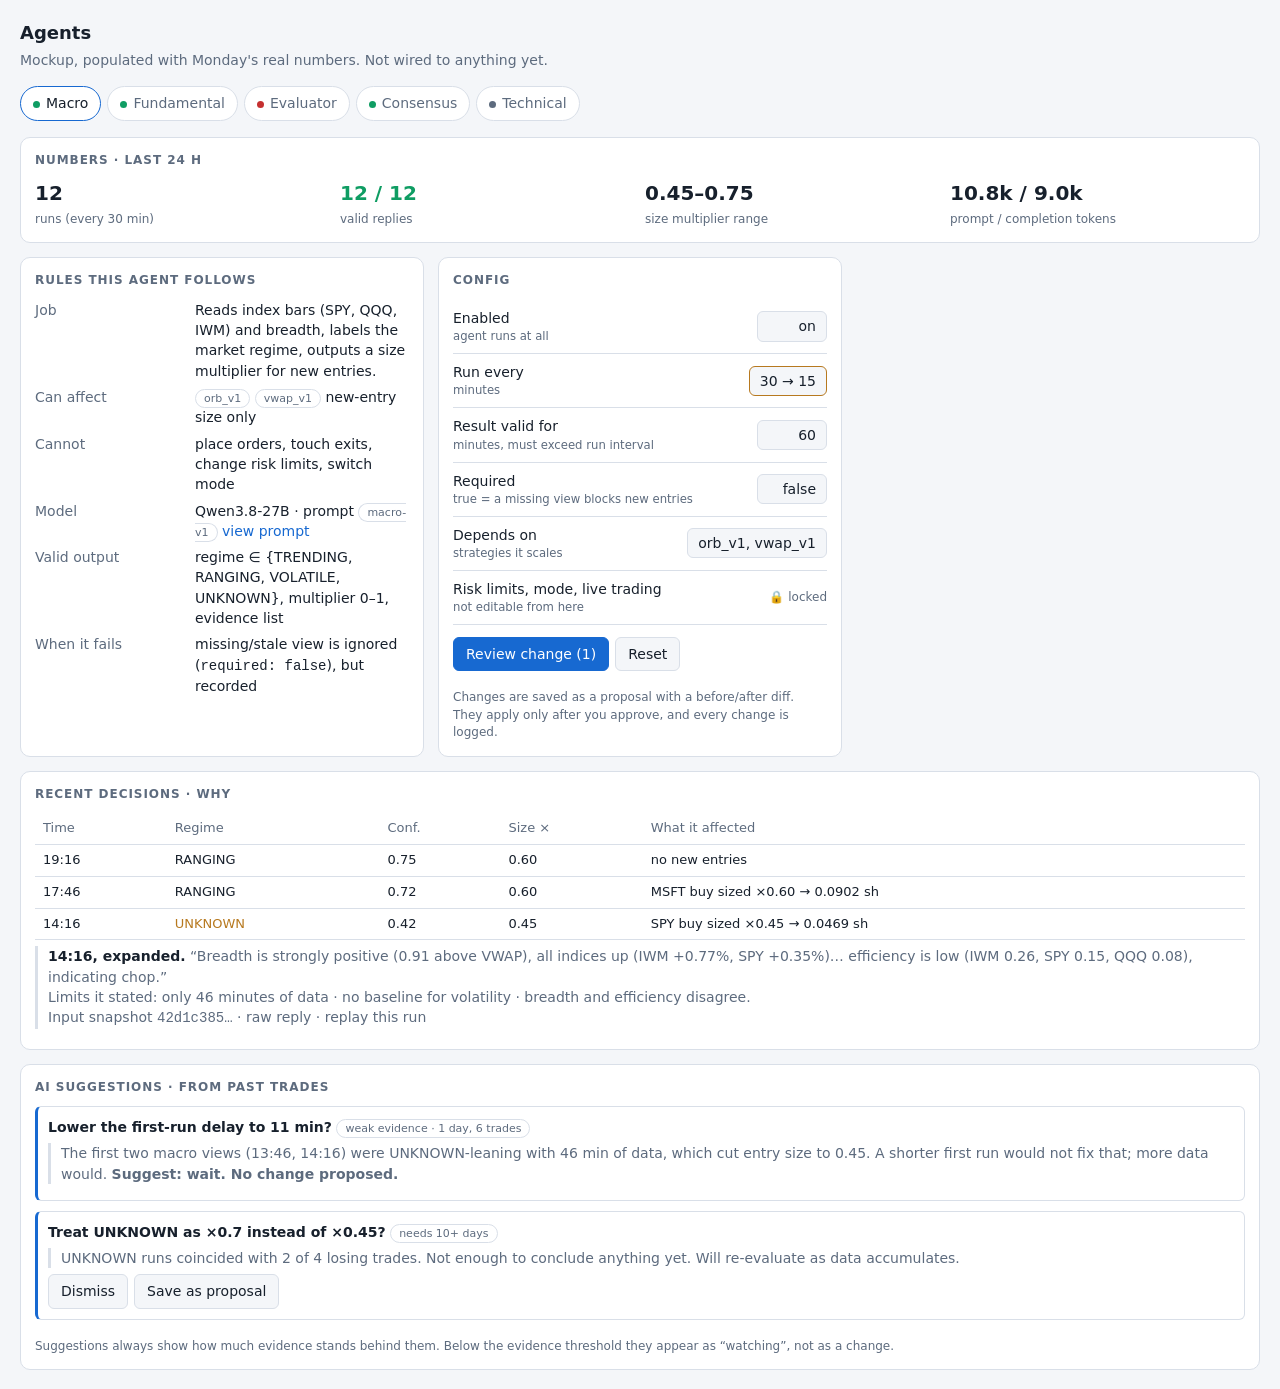
<file: docs/superpowers/specs/assets/agent-panel-mockup.html>
<!doctype html>
<html lang="en"><head><meta charset="utf-8"><meta name="viewport" content="width=device-width,initial-scale=1">
<title>Agent panel mockup</title>
<style>
:root{--bg:#0f1318;--panel:#171d25;--line:#2a3340;--text:#e6ebf2;--mute:#8b97a8;--acc:#4da3ff;--good:#3ecf8e;--warn:#f5b84d;--bad:#ef6a6a}
@media (prefers-color-scheme: light){:root{--bg:#f4f6f9;--panel:#fff;--line:#d9dfe8;--text:#17202c;--mute:#5d6b7e;--acc:#1769d1;--good:#0f9d63;--warn:#b7791f;--bad:#c53030}}
*{box-sizing:border-box}body{margin:0;background:var(--bg);color:var(--text);font:14px/1.45 -apple-system,system-ui,sans-serif;padding:20px}
h1{font-size:18px;margin:0 0 4px}h2{font-size:12px;letter-spacing:.08em;text-transform:uppercase;color:var(--mute);margin:0 0 10px}
.sub{color:var(--mute);margin-bottom:16px}.tabs{display:flex;gap:6px;flex-wrap:wrap;margin-bottom:16px}
.tab{padding:6px 12px;border:1px solid var(--line);border-radius:999px;background:var(--panel);color:var(--mute)}
.tab.on{color:var(--text);border-color:var(--acc)}.dot{display:inline-block;width:7px;height:7px;border-radius:50%;margin-right:6px}
.grid{display:grid;grid-template-columns:repeat(auto-fit,minmax(340px,1fr));gap:14px}
.card{background:var(--panel);border:1px solid var(--line);border-radius:10px;padding:14px}
.wide{grid-column:1/-1}
.kv{display:grid;grid-template-columns:150px 1fr;gap:6px 10px}.kv div:nth-child(odd){color:var(--mute)}
.stats{display:grid;grid-template-columns:repeat(4,1fr);gap:10px}.stat b{display:block;font-size:20px}.stat span{color:var(--mute);font-size:12px}
.pill{font-size:11px;padding:2px 8px;border-radius:999px;border:1px solid var(--line);color:var(--mute)}
.ok{color:var(--good)}.warn{color:var(--warn)}.bad{color:var(--bad)}
table{width:100%;border-collapse:collapse}td,th{text-align:left;padding:6px 8px;border-bottom:1px solid var(--line);font-size:13px}th{color:var(--mute);font-weight:500}
.field{display:flex;justify-content:space-between;align-items:center;padding:8px 0;border-bottom:1px solid var(--line)}
.field small{display:block;color:var(--mute)}.inp{border:1px solid var(--line);border-radius:6px;padding:4px 10px;min-width:70px;text-align:right;background:var(--bg)}
.inp.changed{border-color:var(--warn)}.lock{color:var(--mute);font-size:12px}
.btn{display:inline-block;padding:6px 12px;border-radius:6px;border:1px solid var(--line);background:var(--bg);margin-right:6px}.btn.p{background:var(--acc);color:#fff;border-color:var(--acc)}
.sug{border:1px solid var(--line);border-left:3px solid var(--acc);border-radius:6px;padding:10px;margin-bottom:10px}
.why{border-left:3px solid var(--line);padding-left:10px;color:var(--mute);margin:6px 0}
.note{margin-top:18px;color:var(--mute);font-size:12px}
</style></head><body>
<h1>Agents</h1>
<div class="sub">Mockup, populated with Monday's real numbers. Not wired to anything yet.</div>
<div class="tabs">
 <div class="tab on"><span class="dot" style="background:var(--good)"></span>Macro</div>
 <div class="tab"><span class="dot" style="background:var(--good)"></span>Fundamental</div>
 <div class="tab"><span class="dot" style="background:var(--bad)"></span>Evaluator</div>
 <div class="tab"><span class="dot" style="background:var(--good)"></span>Consensus</div>
 <div class="tab"><span class="dot" style="background:var(--mute)"></span>Technical</div>
</div>

<div class="grid">

<div class="card wide"><h2>Numbers · last 24 h</h2>
 <div class="stats">
  <div class="stat"><b>12</b><span>runs (every 30 min)</span></div>
  <div class="stat"><b class="ok">12 / 12</b><span>valid replies</span></div>
  <div class="stat"><b>0.45–0.75</b><span>size multiplier range</span></div>
  <div class="stat"><b>10.8k / 9.0k</b><span>prompt / completion tokens</span></div>
 </div></div>

<div class="card"><h2>Rules this agent follows</h2>
 <div class="kv">
  <div>Job</div><div>Reads index bars (SPY, QQQ, IWM) and breadth, labels the market regime, outputs a size multiplier for new entries.</div>
  <div>Can affect</div><div><span class="pill">orb_v1</span> <span class="pill">vwap_v1</span> new-entry size only</div>
  <div>Cannot</div><div>place orders, touch exits, change risk limits, switch mode</div>
  <div>Model</div><div>Qwen3.8-27B · prompt <span class="pill">macro-v1</span> <a style="color:var(--acc)">view prompt</a></div>
  <div>Valid output</div><div>regime ∈ {TRENDING, RANGING, VOLATILE, UNKNOWN}, multiplier 0–1, evidence list</div>
  <div>When it fails</div><div>missing/stale view is ignored (<code>required: false</code>), but recorded</div>
 </div></div>

<div class="card"><h2>Config</h2>
 <div class="field"><div>Enabled<small>agent runs at all</small></div><div class="inp">on</div></div>
 <div class="field"><div>Run every<small>minutes</small></div><div class="inp changed">30 → 15</div></div>
 <div class="field"><div>Result valid for<small>minutes, must exceed run interval</small></div><div class="inp">60</div></div>
 <div class="field"><div>Required<small>true = a missing view blocks new entries</small></div><div class="inp">false</div></div>
 <div class="field"><div>Depends on<small>strategies it scales</small></div><div class="inp">orb_v1, vwap_v1</div></div>
 <div class="field"><div>Risk limits, mode, live trading<small>not editable from here</small></div><div class="lock">🔒 locked</div></div>
 <div style="margin-top:12px"><span class="btn p">Review change (1)</span><span class="btn">Reset</span></div>
 <div class="note">Changes are saved as a proposal with a before/after diff. They apply only after you approve, and every change is logged.</div></div>

<div class="card wide"><h2>Recent decisions · why</h2>
 <table><tr><th>Time</th><th>Regime</th><th>Conf.</th><th>Size ×</th><th>What it affected</th></tr>
  <tr><td>19:16</td><td>RANGING</td><td>0.75</td><td>0.60</td><td>no new entries</td></tr>
  <tr><td>17:46</td><td>RANGING</td><td>0.72</td><td>0.60</td><td>MSFT buy sized ×0.60 &rarr; 0.0902 sh</td></tr>
  <tr><td>14:16</td><td class="warn">UNKNOWN</td><td>0.42</td><td>0.45</td><td>SPY buy sized ×0.45 &rarr; 0.0469 sh</td></tr></table>
 <div class="why"><b style="color:var(--text)">14:16, expanded.</b> “Breadth is strongly positive (0.91 above VWAP), all indices up (IWM +0.77%, SPY +0.35%)… efficiency is low (IWM 0.26, SPY 0.15, QQQ 0.08), indicating chop.”<br>
 Limits it stated: only 46 minutes of data · no baseline for volatility · breadth and efficiency disagree.<br>
 Input snapshot <code>42d1c385…</code> · raw reply · replay this run</div></div>

<div class="card wide"><h2>AI suggestions · from past trades</h2>
 <div class="sug"><b>Lower the first-run delay to 11 min?</b> <span class="pill">weak evidence · 1 day, 6 trades</span>
  <div class="why">The first two macro views (13:46, 14:16) were UNKNOWN-leaning with 46 min of data, which cut entry size to 0.45. A shorter first run would not fix that; more data would. <b>Suggest: wait. No change proposed.</b></div></div>
 <div class="sug"><b>Treat UNKNOWN as ×0.7 instead of ×0.45?</b> <span class="pill">needs 10+ days</span>
  <div class="why">UNKNOWN runs coincided with 2 of 4 losing trades. Not enough to conclude anything yet. Will re-evaluate as data accumulates.</div>
  <span class="btn">Dismiss</span><span class="btn">Save as proposal</span></div>
 <div class="note">Suggestions always show how much evidence stands behind them. Below the evidence threshold they appear as “watching”, not as a change.</div></div>

</div></body></html>
</file>
